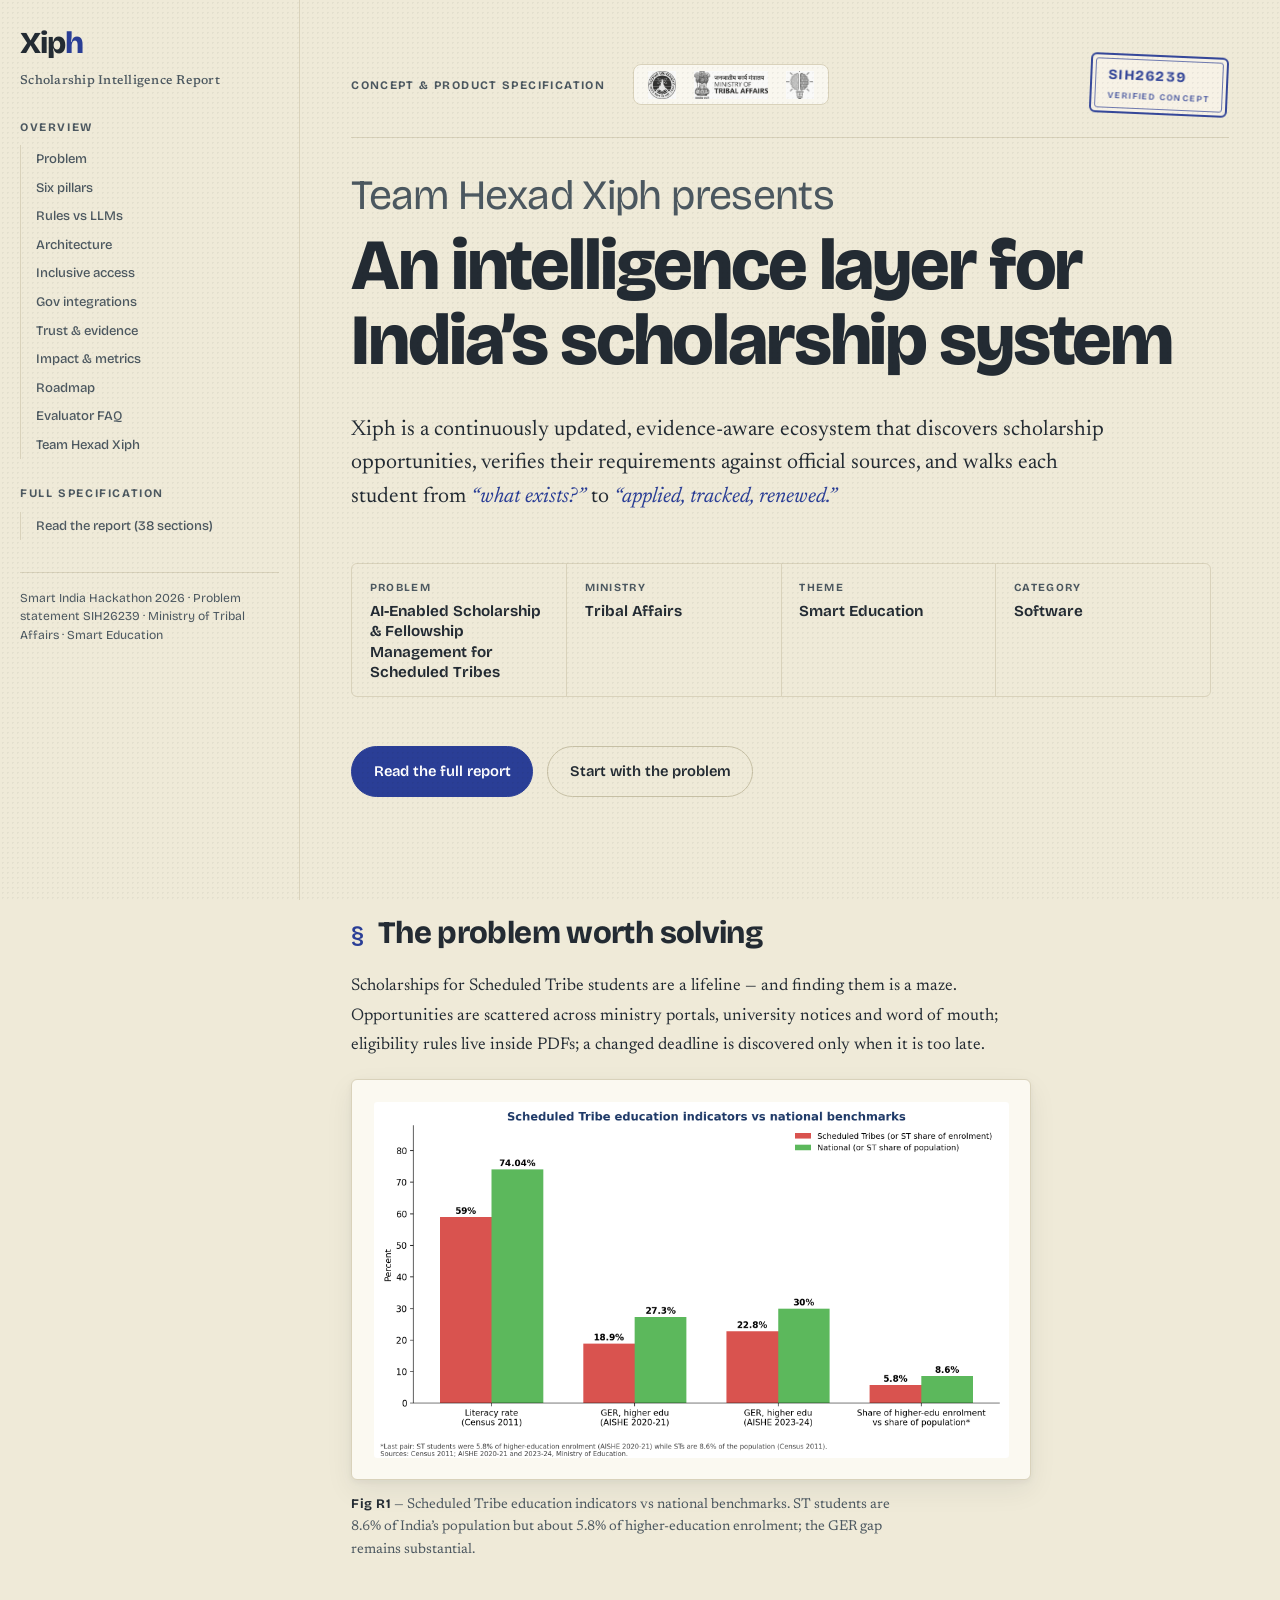
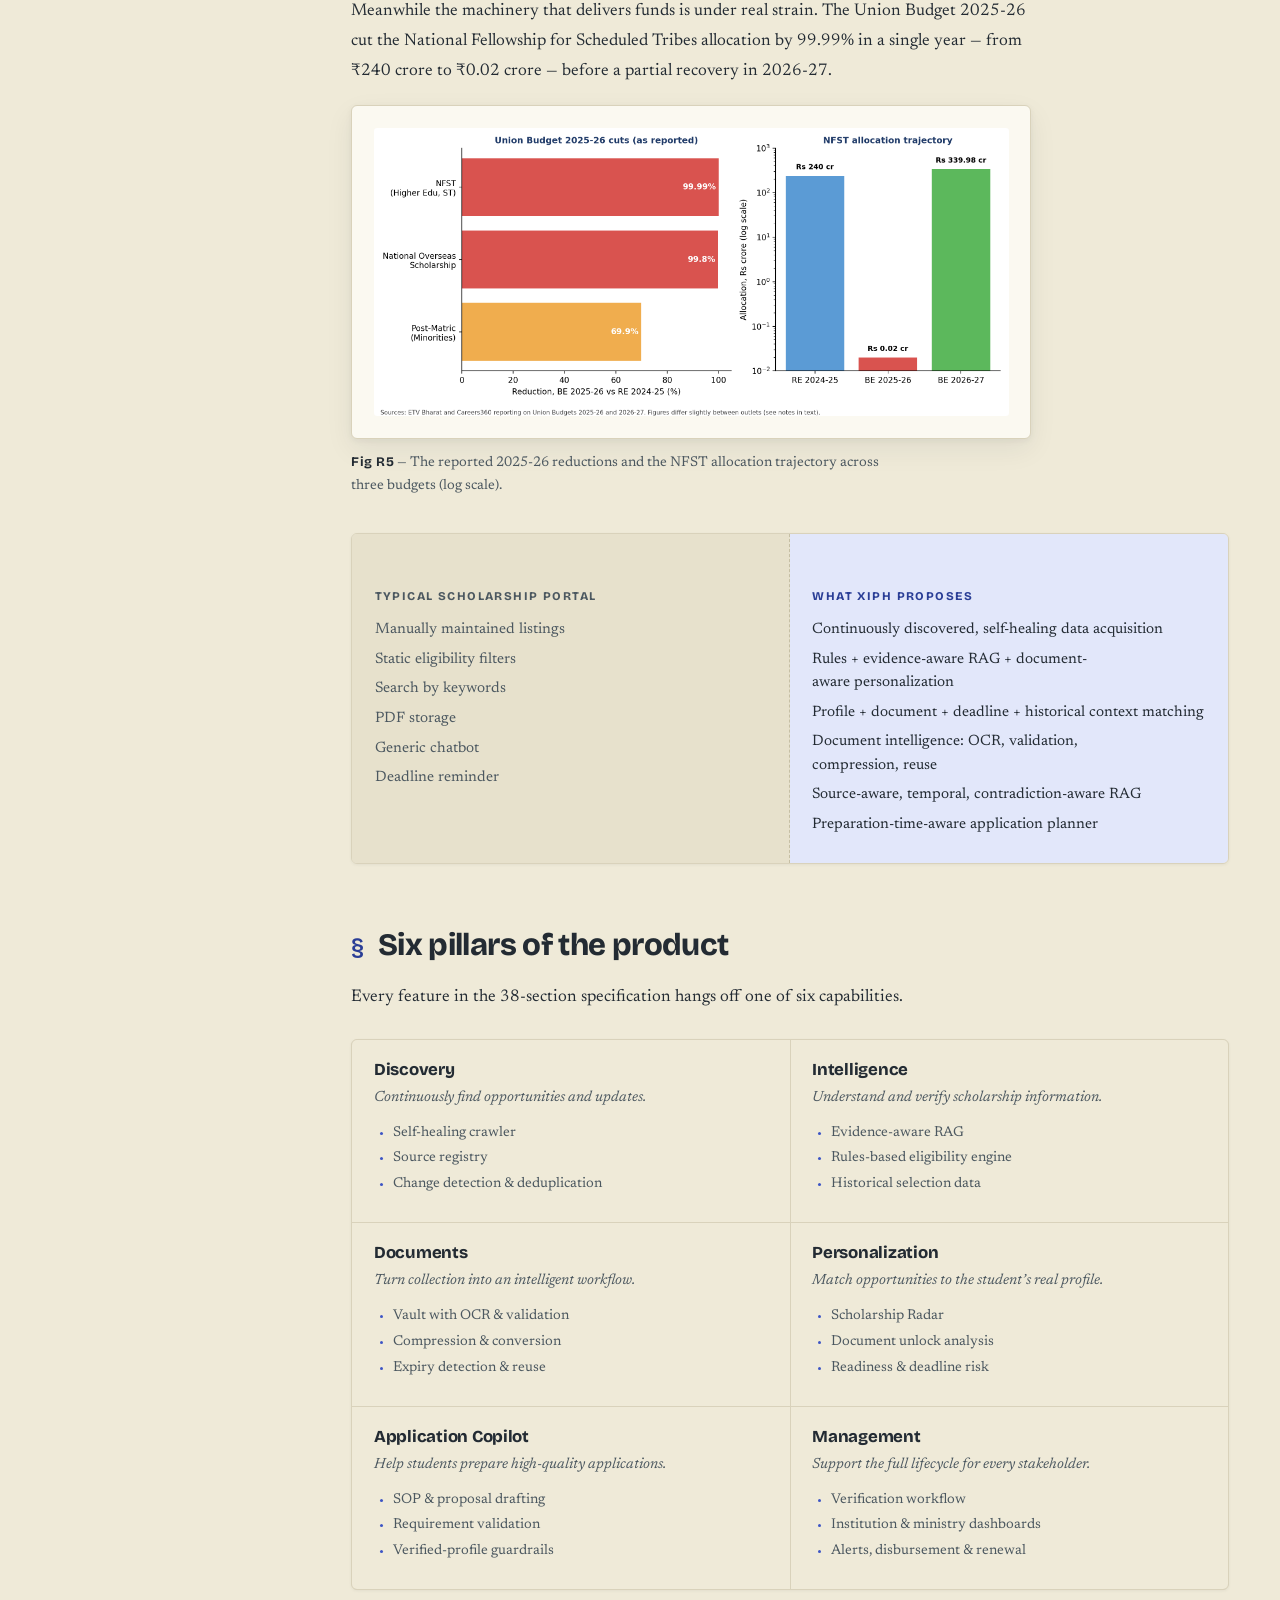
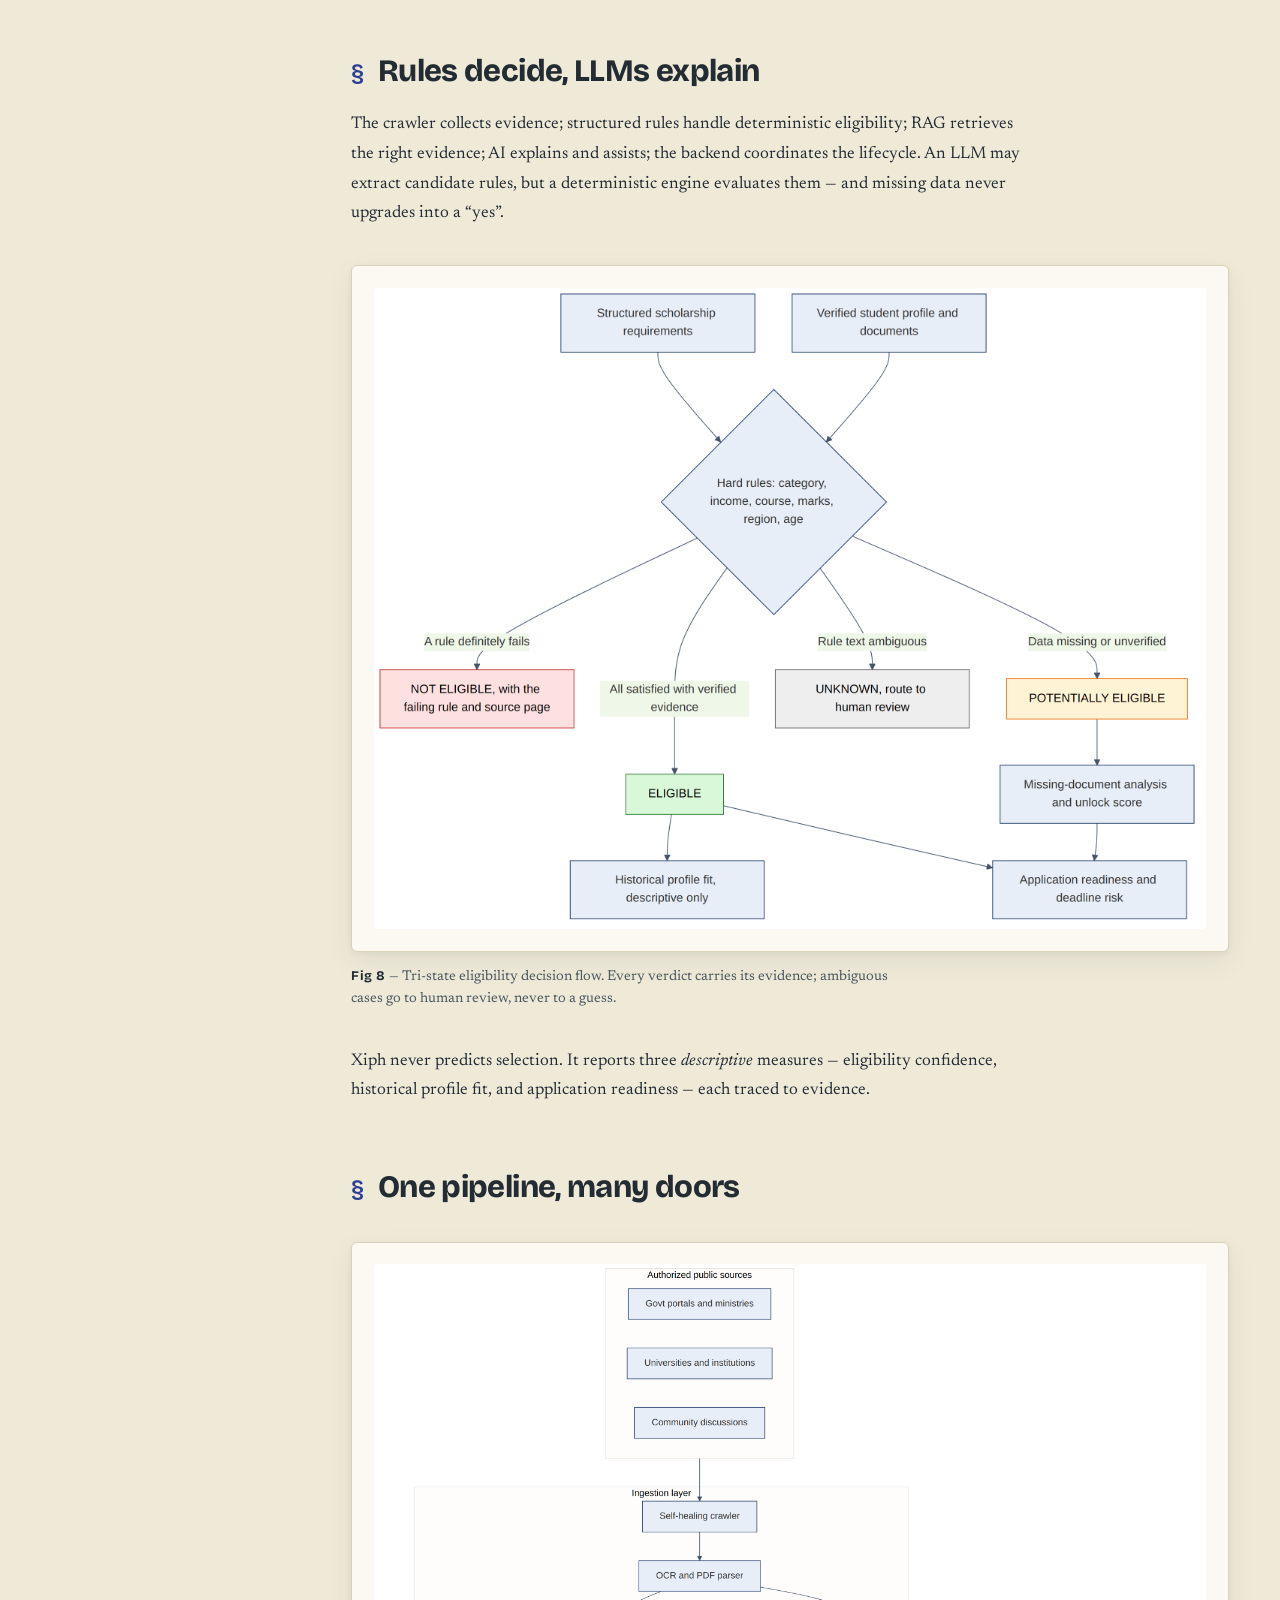
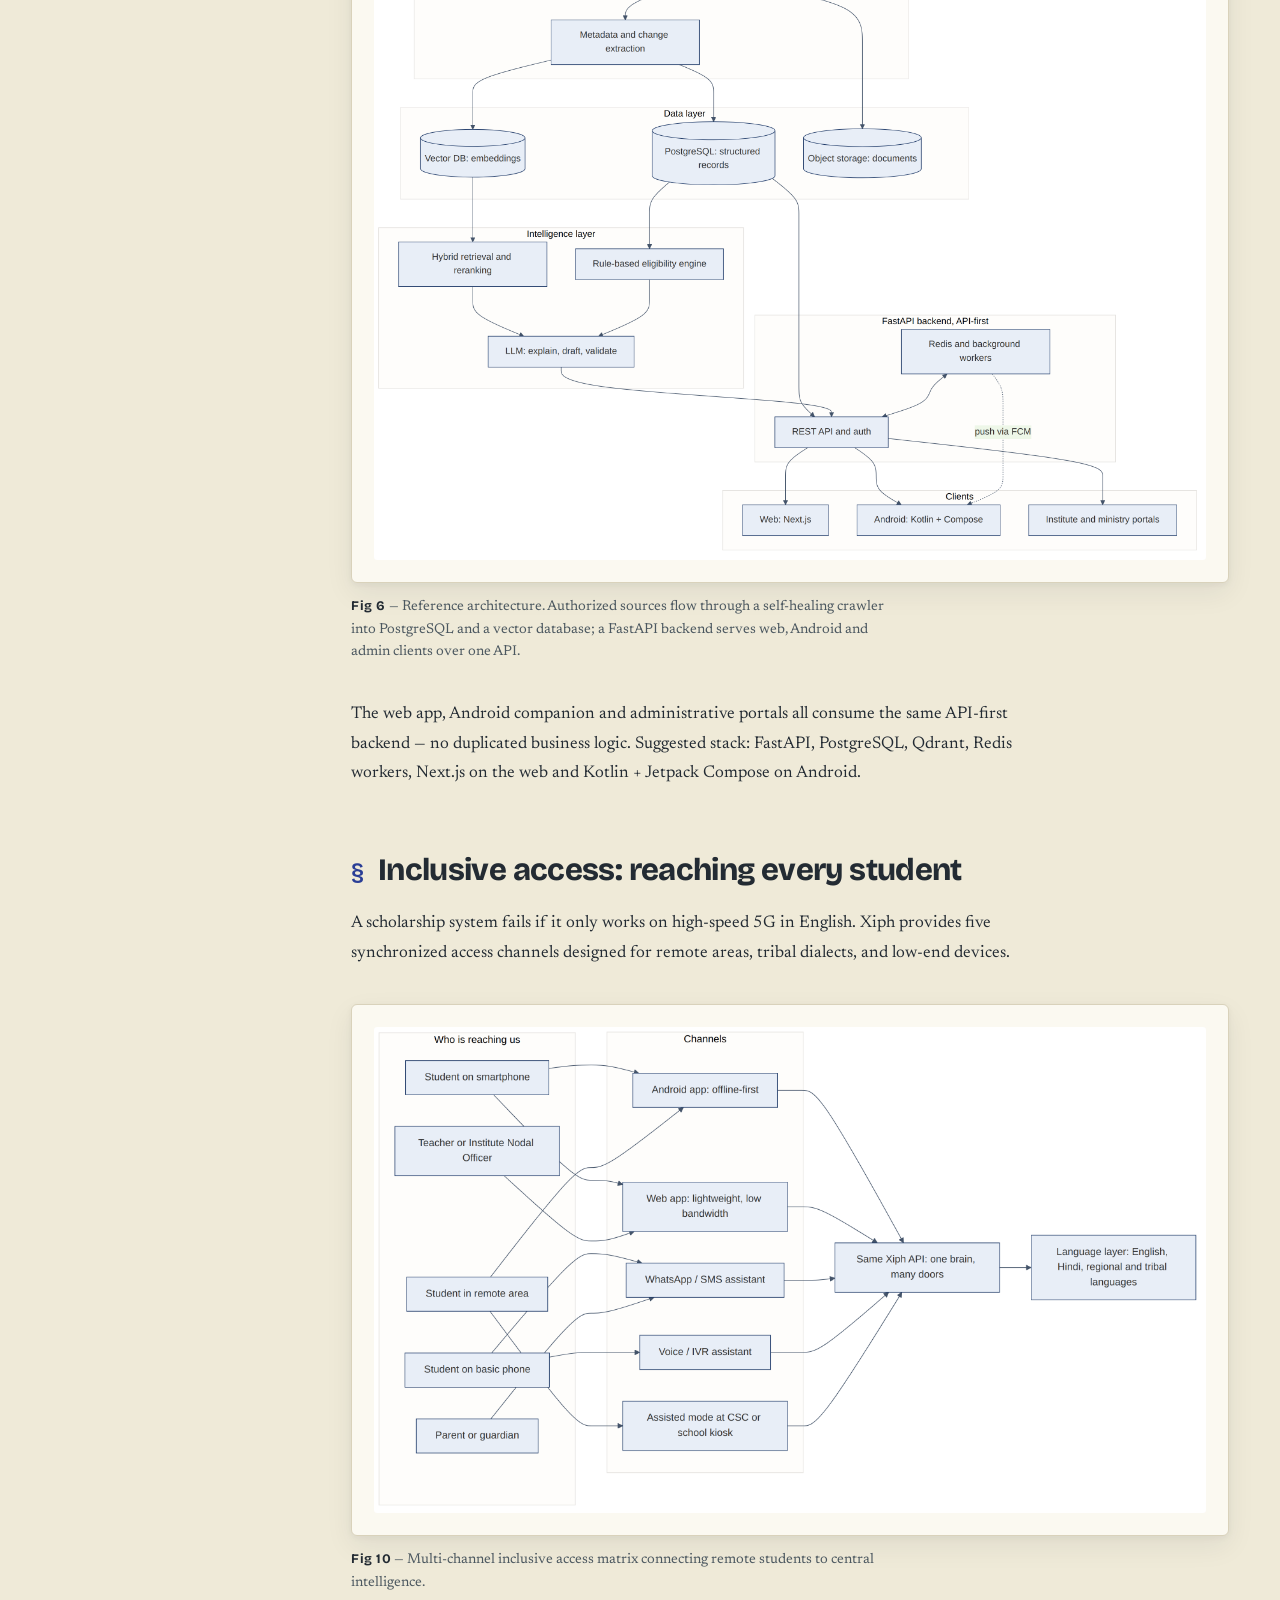
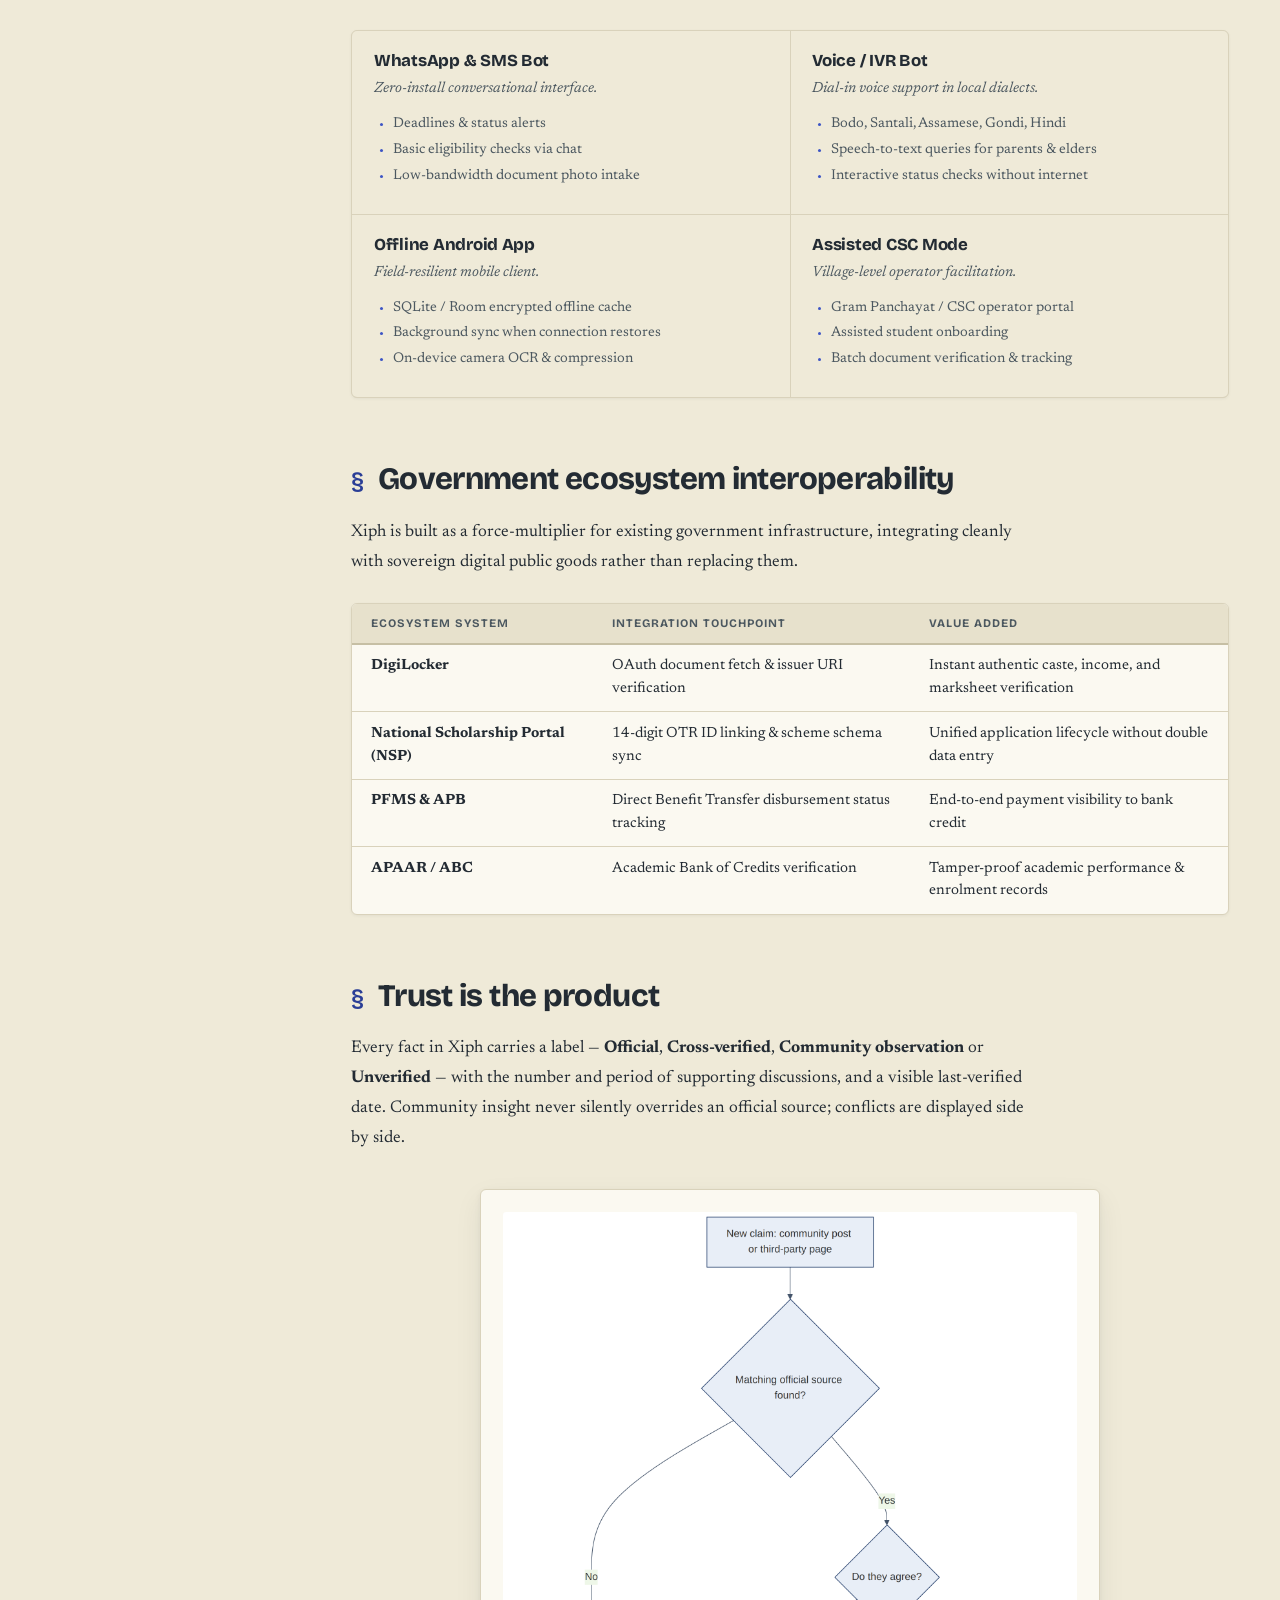
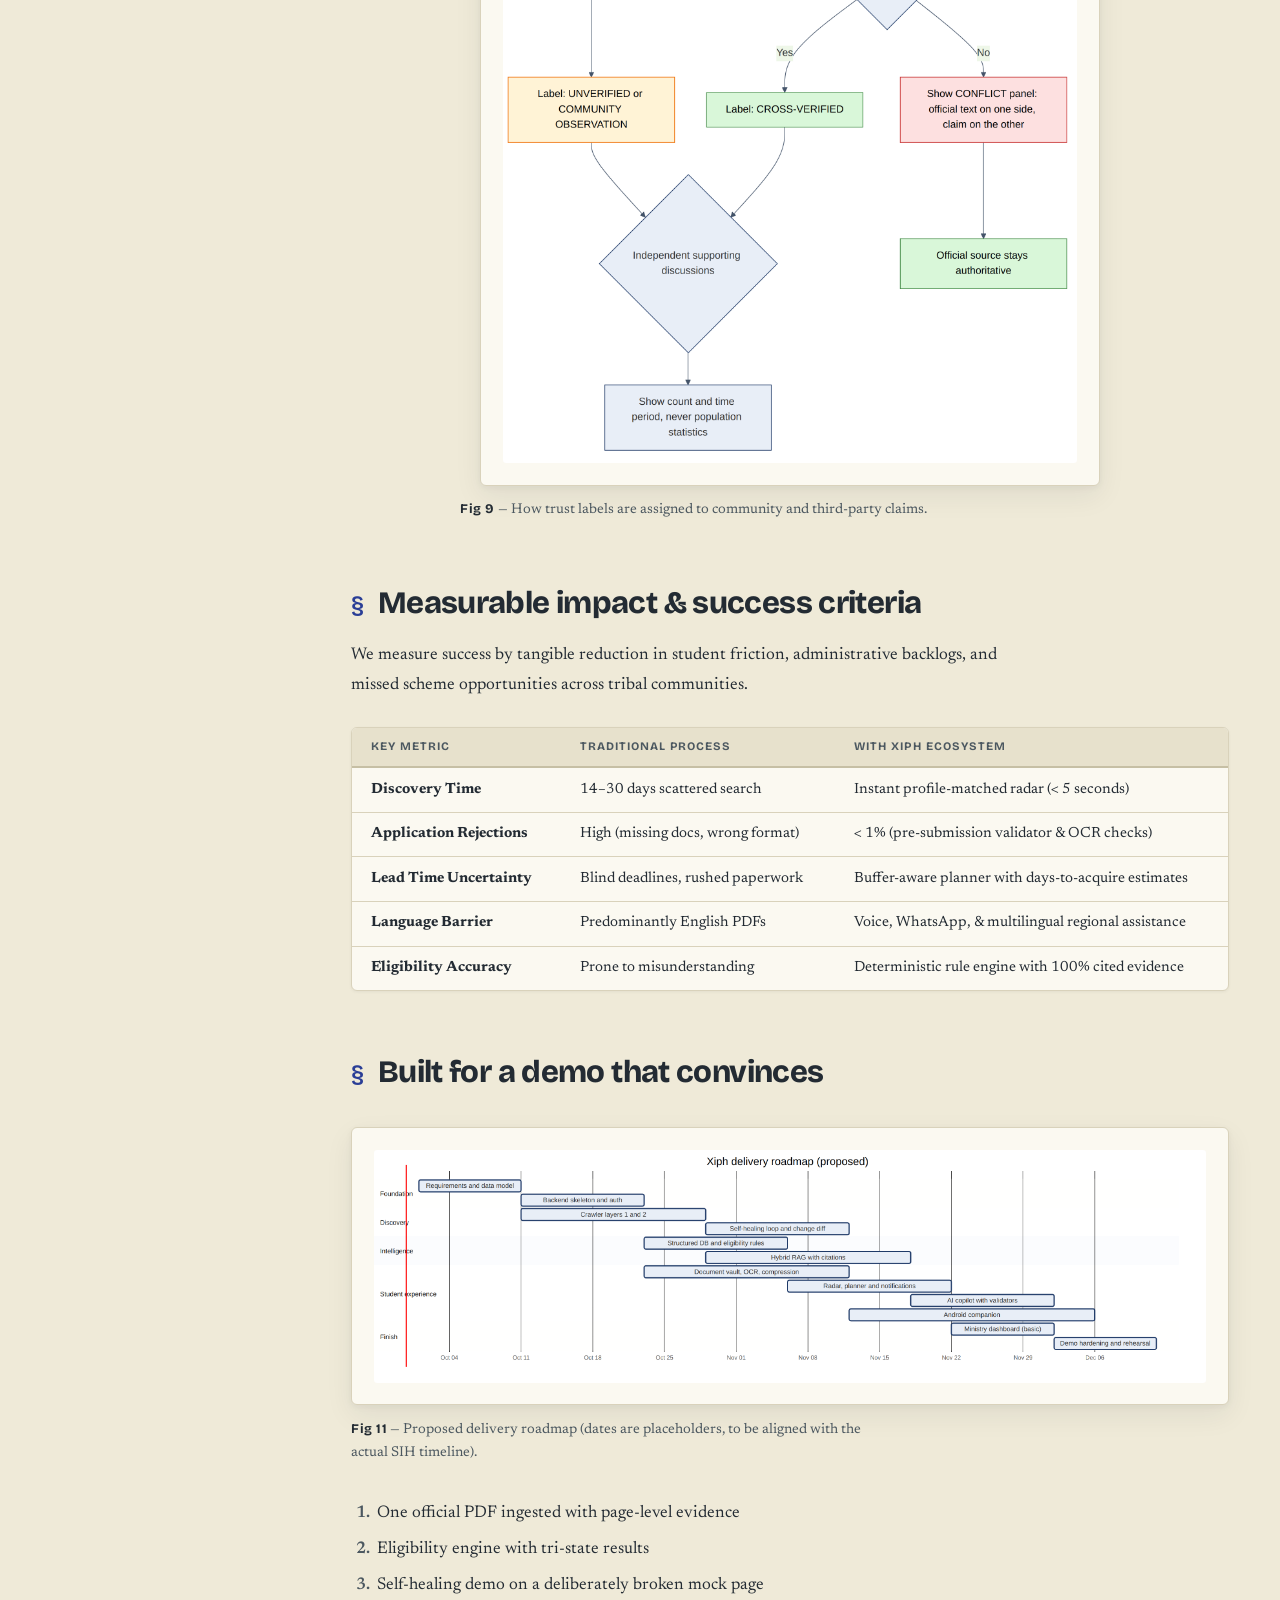
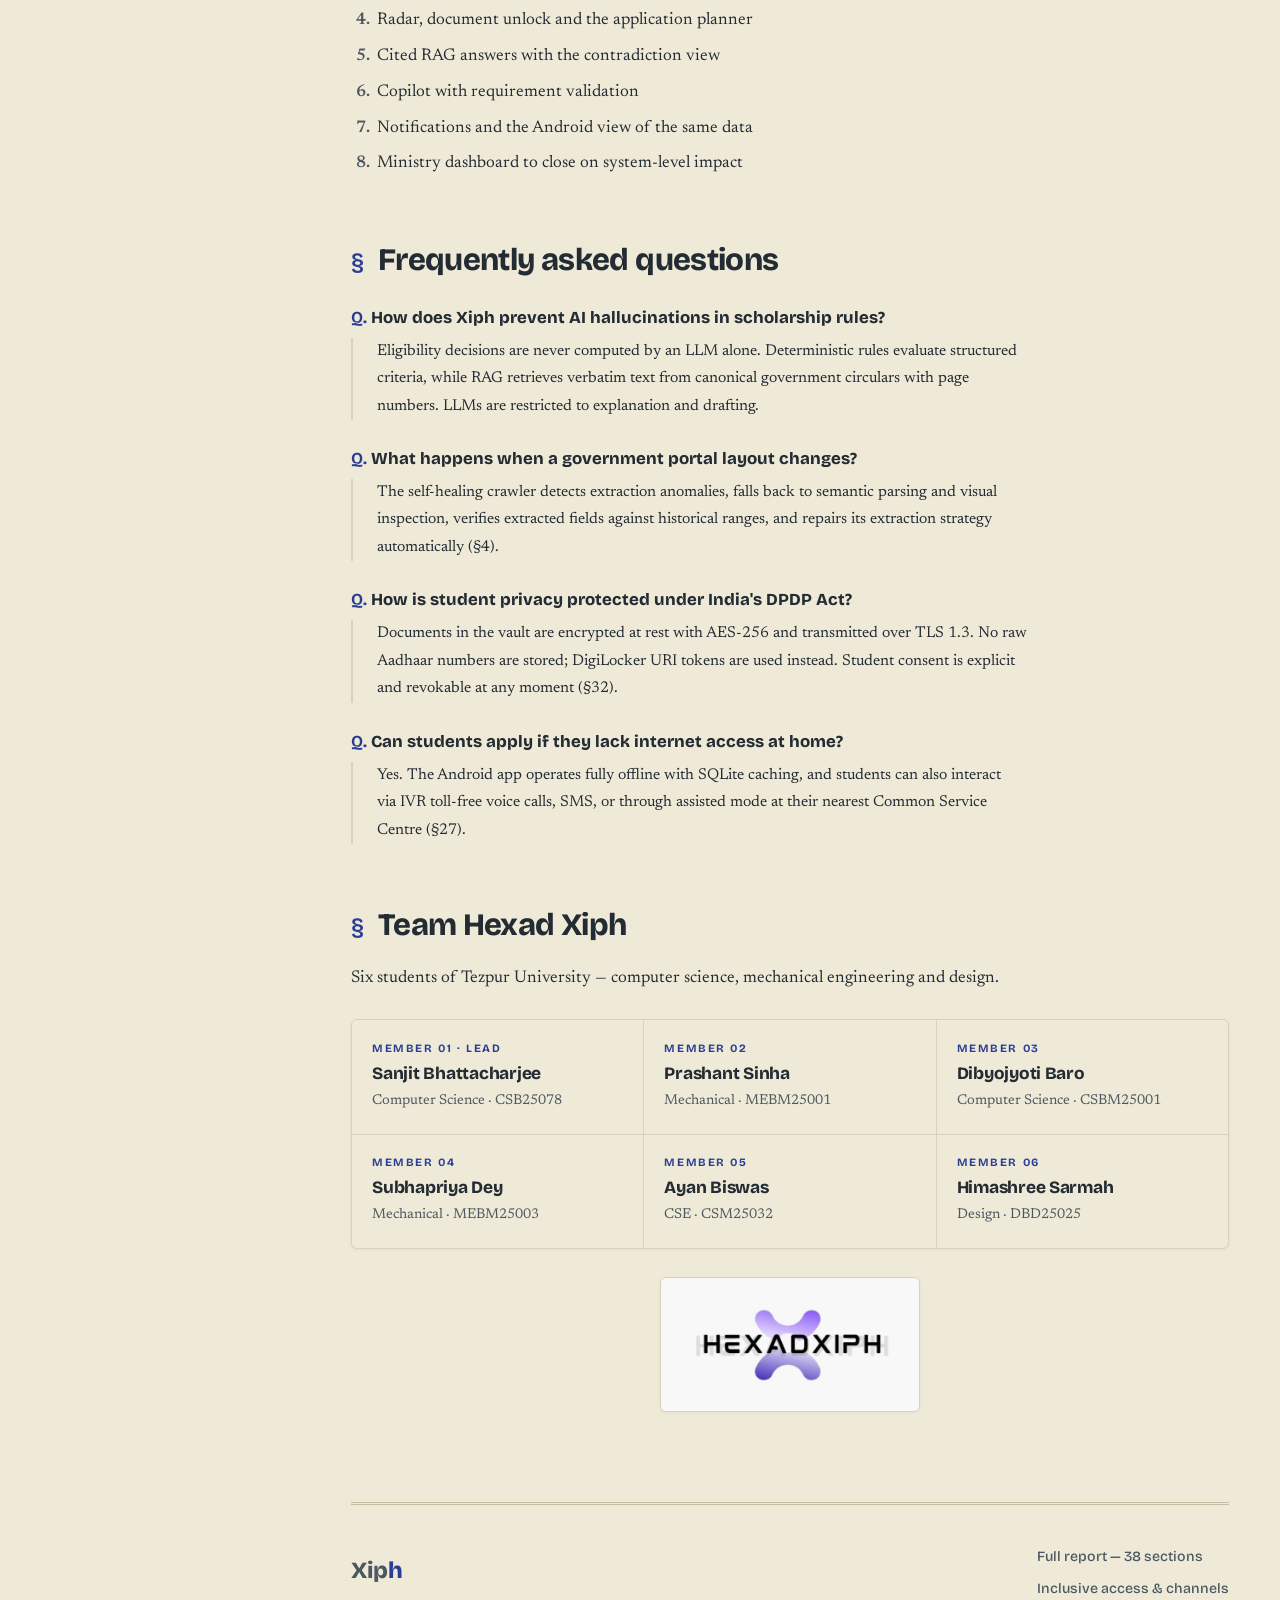
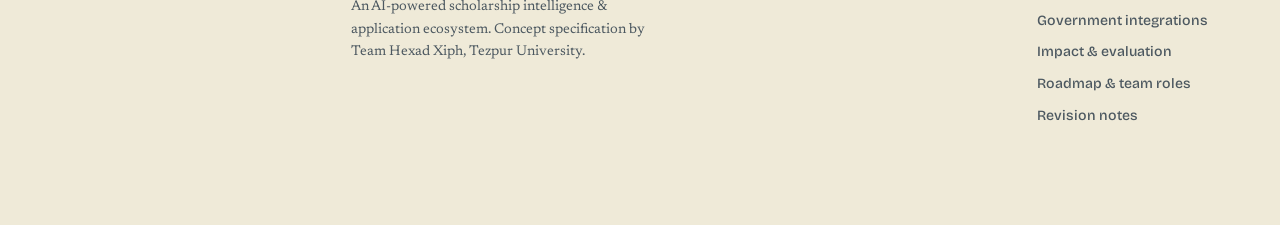
<file: site/index.html>
<!DOCTYPE html>
<html lang="en">
<head>
  <meta charset="utf-8">
  <meta name="viewport" content="width=device-width, initial-scale=1">
  <title>Xiph — AI-Powered Scholarship Intelligence &amp; Application Ecosystem</title>
  <meta name="description" content="Team Hexad Xiph’s concept specification for an AI-powered scholarship and fellowship management system for Scheduled Tribe students. Smart India Hackathon 2026, problem statement SIH26239.">
  <meta name="theme-color" content="#EFEAD8" media="(prefers-color-scheme: light)">
  <meta name="theme-color" content="#171C21" media="(prefers-color-scheme: dark)">
  <link rel="preconnect" href="https://fonts.googleapis.com">
  <link rel="preconnect" href="https://fonts.gstatic.com" crossorigin>
  <link rel="stylesheet" href="https://fonts.googleapis.com/css2?family=Bricolage+Grotesque:opsz,wght@12..96,300..800&family=Newsreader:ital,opsz,wght@0,6..72,400..700;1,6..72,400..600&display=swap">
  <link rel="stylesheet" href="style.css">
  <link rel="icon" href="data:image/svg+xml,%3Csvg xmlns='http://www.w3.org/2000/svg' viewBox='0 0 32 32'%3E%3Crect width='32' height='32' rx='6' fill='%23232B33'/%3E%3Ctext x='16' y='22' font-family='Arial Black' font-size='15' font-weight='900' fill='%23EFEAD8' text-anchor='middle'%3EX%3C/text%3E%3C/svg%3E">
</head>
<body>
  <div class="progress" aria-hidden="true"><span id="progress-bar"></span></div>
  <a class="skip" href="#main">Skip to content</a>

  <div class="layout">
    <header class="sidebar" id="sidebar">
      <a class="brand" href="index.html" aria-current="page" translate="no">
        <span class="wordmark">Xip<em>h</em></span>
        <span class="sub">Scholarship Intelligence Report</span>
      </a>
      <nav class="toc" aria-label="Site navigation">
        <p class="toc-h">Overview</p>
        <ol>
          <li><a href="#problem" data-spy>Problem</a></li>
          <li><a href="#pillars" data-spy>Six pillars</a></li>
          <li><a href="#difference" data-spy>Rules vs LLMs</a></li>
          <li><a href="#architecture" data-spy>Architecture</a></li>
          <li><a href="#channels" data-spy>Inclusive access</a></li>
          <li><a href="#integrations" data-spy>Gov integrations</a></li>
          <li><a href="#evidence" data-spy>Trust &amp; evidence</a></li>
          <li><a href="#impact" data-spy>Impact &amp; metrics</a></li>
          <li><a href="#roadmap" data-spy>Roadmap</a></li>
          <li><a href="#faq" data-spy>Evaluator FAQ</a></li>
          <li><a href="#team" data-spy>Team Hexad Xiph</a></li>
        </ol>
        <p class="toc-h">Full specification</p>
        <ol>
          <li><a href="report.html">Read the report (38 sections)</a></li>
        </ol>
      </nav>
      <p class="sidebar-foot">Smart India Hackathon 2026 · Problem statement SIH26239 · Ministry of Tribal Affairs · Smart Education</p>
    </header>

    <main id="main" class="content">
      <!-- ==================== HERO ==================== -->
      <section class="hero" aria-label="Introduction">
        <div class="hero-topbar">
          <div class="hero-topbar-left">
            <p class="caption">Concept &amp; product specification</p>
            <div class="hero-logos">
              <img src="assets/logos/tezpur_university.jpg" alt="Tezpur University" width="187" height="187">
              <img src="assets/logos/ministry_of_tribal_affairs.png" alt="Ministry of Tribal Affairs" width="727" height="275">
              <img src="assets/logos/sih.png" alt="Smart India Hackathon" width="240" height="240">
            </div>
          </div>
          <span class="stamp stamp--hero" aria-hidden="true">SIH26239<small>Verified concept</small></span>
        </div>
        <h1>
          <span class="thin">Team Hexad Xiph presents</span>
          An intelligence layer for India’s scholarship system
        </h1>
        <p class="lede">Xiph is a continuously updated, evidence-aware ecosystem that discovers scholarship opportunities, verifies their requirements against official sources, and walks each student from <em>“what exists?”</em> to <em>“applied, tracked, renewed.”</em></p>

        <dl class="hero-meta">
          <div><dt>Problem</dt><dd>AI-Enabled Scholarship &amp; Fellowship Management for Scheduled Tribes</dd></div>
          <div><dt>Ministry</dt><dd>Tribal Affairs</dd></div>
          <div><dt>Theme</dt><dd>Smart Education</dd></div>
          <div><dt>Category</dt><dd>Software</dd></div>
        </dl>

        <div class="hero-actions">
          <a class="btn" href="report.html">Read the full report</a>
          <a class="btn btn--ghost" href="#problem">Start with the problem</a>
        </div>
      </section>

      <!-- ==================== PROBLEM ==================== -->
      <section id="problem" class="sec reveal">
        <h2><span class="no">§</span>The problem worth solving</h2>
        <div class="prose">
          <p>Scholarships for Scheduled Tribe students are a lifeline — and finding them is a maze. Opportunities are scattered across ministry portals, university notices and word of mouth; eligibility rules live inside PDFs; a changed deadline is discovered only when it is too late.</p>
          <figure>
            <div class="plate"><img src="assets/img/figR1_st_education_comparison.png" alt="Bar chart comparing Scheduled Tribe education indicators against national benchmarks" width="2000" height="1120" loading="lazy"></div>
            <figcaption><b>Fig R1</b> — Scheduled Tribe education indicators vs national benchmarks. ST students are 8.6% of India’s population but about 5.8% of higher-education enrolment; the GER gap remains substantial.</figcaption>
          </figure>
          <p>Meanwhile the machinery that delivers funds is under real strain. The Union Budget 2025-26 cut the National Fellowship for Scheduled Tribes allocation by 99.99% in a single year — from ₹240&nbsp;crore to ₹0.02&nbsp;crore — before a partial recovery in 2026-27.</p>
          <figure>
            <div class="plate"><img src="assets/img/figR5_budget_cuts_and_recovery.png" alt="Charts showing reported 2025-26 budget reductions and the NFST allocation trajectory across three budgets" width="2200" height="1000" loading="lazy"></div>
            <figcaption><b>Fig R5</b> — The reported 2025-26 reductions and the NFST allocation trajectory across three budgets (log scale).</figcaption>
          </figure>
        </div>

        <div class="vs" aria-label="Typical portal versus proposed system">
          <div class="them">
            <h3>Typical scholarship portal</h3>
            <p>Manually maintained listings</p>
            <p>Static eligibility filters</p>
            <p>Search by keywords</p>
            <p>PDF storage</p>
            <p>Generic chatbot</p>
            <p>Deadline reminder</p>
          </div>
          <div class="us">
            <h3>What Xiph proposes</h3>
            <p>Continuously discovered, self-healing data acquisition</p>
            <p>Rules + evidence-aware RAG + document-aware personalization</p>
            <p>Profile + document + deadline + historical context matching</p>
            <p>Document intelligence: OCR, validation, compression, reuse</p>
            <p>Source-aware, temporal, contradiction-aware RAG</p>
            <p>Preparation-time-aware application planner</p>
          </div>
        </div>
      </section>

      <!-- ==================== PILLARS ==================== -->
      <section id="pillars" class="sec reveal">
        <h2><span class="no">§</span>Six pillars of the product</h2>
        <div class="prose"><p>Every feature in the 38-section specification hangs off one of six capabilities.</p></div>
        <div class="pillars">
          <div class="pillar"><h3>Discovery</h3><p class="purpose">Continuously find opportunities and updates.</p><ul><li>Self-healing crawler</li><li>Source registry</li><li>Change detection &amp; deduplication</li></ul></div>
          <div class="pillar"><h3>Intelligence</h3><p class="purpose">Understand and verify scholarship information.</p><ul><li>Evidence-aware RAG</li><li>Rules-based eligibility engine</li><li>Historical selection data</li></ul></div>
          <div class="pillar"><h3>Documents</h3><p class="purpose">Turn collection into an intelligent workflow.</p><ul><li>Vault with OCR &amp; validation</li><li>Compression &amp; conversion</li><li>Expiry detection &amp; reuse</li></ul></div>
          <div class="pillar"><h3>Personalization</h3><p class="purpose">Match opportunities to the student’s real profile.</p><ul><li>Scholarship Radar</li><li>Document unlock analysis</li><li>Readiness &amp; deadline risk</li></ul></div>
          <div class="pillar"><h3>Application Copilot</h3><p class="purpose">Help students prepare high-quality applications.</p><ul><li>SOP &amp; proposal drafting</li><li>Requirement validation</li><li>Verified-profile guardrails</li></ul></div>
          <div class="pillar"><h3>Management</h3><p class="purpose">Support the full lifecycle for every stakeholder.</p><ul><li>Verification workflow</li><li>Institution &amp; ministry dashboards</li><li>Alerts, disbursement &amp; renewal</li></ul></div>
        </div>
      </section>

      <!-- ==================== DIFFERENCE ==================== -->
      <section id="difference" class="sec reveal">
        <h2><span class="no">§</span>Rules decide, LLMs explain</h2>
        <div class="prose">
          <p>The crawler collects evidence; structured rules handle deterministic eligibility; RAG retrieves the right evidence; AI explains and assists; the backend coordinates the lifecycle. An LLM may extract candidate rules, but a deterministic engine evaluates them — and missing data never upgrades into a “yes”.</p>
        </div>
        <figure>
          <div class="plate"><img src="assets/img/fig08_eligibility.png" alt="Flowchart of the tri-state eligibility decision: eligible, not eligible, potentially eligible, or unknown" width="2216" height="1708" loading="lazy"></div>
          <figcaption><b>Fig 8</b> — Tri-state eligibility decision flow. Every verdict carries its evidence; ambiguous cases go to human review, never to a guess.</figcaption>
        </figure>
        <div class="prose">
          <p>Xiph never predicts selection. It reports three <em>descriptive</em> measures — eligibility confidence, historical profile fit, and application readiness — each traced to evidence.</p>
        </div>
      </section>

      <!-- ==================== ARCHITECTURE ==================== -->
      <section id="architecture" class="sec reveal">
        <h2><span class="no">§</span>One pipeline, many doors</h2>
        <figure>
          <div class="plate"><img src="assets/img/fig06_architecture.png" alt="Reference architecture diagram from public sources through ingestion, data, intelligence and API layers to web, Android and admin clients" width="2768" height="2978" loading="lazy"></div>
          <figcaption><b>Fig 6</b> — Reference architecture. Authorized sources flow through a self-healing crawler into PostgreSQL and a vector database; a FastAPI backend serves web, Android and admin clients over one API.</figcaption>
        </figure>
        <div class="prose">
          <p>The web app, Android companion and administrative portals all consume the same API-first backend — no duplicated business logic. Suggested stack: FastAPI, PostgreSQL, Qdrant, Redis workers, Next.js on the web and Kotlin + Jetpack Compose on Android.</p>
        </div>
      </section>

      <!-- ==================== CHANNELS ==================== -->
      <section id="channels" class="sec reveal">
        <h2><span class="no">§</span>Inclusive access: reaching every student</h2>
        <div class="prose">
          <p>A scholarship system fails if it only works on high-speed 5G in English. Xiph provides five synchronized access channels designed for remote areas, tribal dialects, and low-end devices.</p>
        </div>
        <figure>
          <div class="plate"><img src="assets/img/fig10_access_channels.png" alt="Diagram showing the five access channels: Android companion, web app, WhatsApp chatbot, voice IVR, and CSC assisted mode" width="2612" height="1526" loading="lazy"></div>
          <figcaption><b>Fig 10</b> — Multi-channel inclusive access matrix connecting remote students to central intelligence.</figcaption>
        </figure>
        <div class="pillars">
          <div class="pillar">
            <h3>WhatsApp &amp; SMS Bot</h3>
            <p class="purpose">Zero-install conversational interface.</p>
            <ul>
              <li>Deadlines &amp; status alerts</li>
              <li>Basic eligibility checks via chat</li>
              <li>Low-bandwidth document photo intake</li>
            </ul>
          </div>
          <div class="pillar">
            <h3>Voice / IVR Bot</h3>
            <p class="purpose">Dial-in voice support in local dialects.</p>
            <ul>
              <li>Bodo, Santali, Assamese, Gondi, Hindi</li>
              <li>Speech-to-text queries for parents &amp; elders</li>
              <li>Interactive status checks without internet</li>
            </ul>
          </div>
          <div class="pillar">
            <h3>Offline Android App</h3>
            <p class="purpose">Field-resilient mobile client.</p>
            <ul>
              <li>SQLite / Room encrypted offline cache</li>
              <li>Background sync when connection restores</li>
              <li>On-device camera OCR &amp; compression</li>
            </ul>
          </div>
          <div class="pillar">
            <h3>Assisted CSC Mode</h3>
            <p class="purpose">Village-level operator facilitation.</p>
            <ul>
              <li>Gram Panchayat / CSC operator portal</li>
              <li>Assisted student onboarding</li>
              <li>Batch document verification &amp; tracking</li>
            </ul>
          </div>
        </div>
      </section>

      <!-- ==================== INTEGRATIONS ==================== -->
      <section id="integrations" class="sec reveal">
        <h2><span class="no">§</span>Government ecosystem interoperability</h2>
        <div class="prose">
          <p>Xiph is built as a force-multiplier for existing government infrastructure, integrating cleanly with sovereign digital public goods rather than replacing them.</p>
        </div>
        <div class="table-wrap"><table>
          <thead><tr><th scope="col">Ecosystem System</th><th scope="col">Integration Touchpoint</th><th scope="col">Value Added</th></tr></thead>
          <tbody>
            <tr><td><strong>DigiLocker</strong></td><td>OAuth document fetch &amp; issuer URI verification</td><td>Instant authentic caste, income, and marksheet verification</td></tr>
            <tr><td><strong>National Scholarship Portal (NSP)</strong></td><td>14-digit OTR ID linking &amp; scheme schema sync</td><td>Unified application lifecycle without double data entry</td></tr>
            <tr><td><strong>PFMS &amp; APB</strong></td><td>Direct Benefit Transfer disbursement status tracking</td><td>End-to-end payment visibility to bank credit</td></tr>
            <tr><td><strong>APAAR / ABC</strong></td><td>Academic Bank of Credits verification</td><td>Tamper-proof academic performance &amp; enrolment records</td></tr>
          </tbody>
        </table></div>
      </section>

      <!-- ==================== EVIDENCE ==================== -->
      <section id="evidence" class="sec reveal">
        <h2><span class="no">§</span>Trust is the product</h2>
        <div class="prose">
          <p>Every fact in Xiph carries a label — <strong>Official</strong>, <strong>Cross-verified</strong>, <strong>Community observation</strong> or <strong>Unverified</strong> — with the number and period of supporting discussions, and a visible last-verified date. Community insight never silently overrides an official source; conflicts are displayed side by side.</p>
        </div>
        <figure>
          <div class="plate plate--medium"><img src="assets/img/fig09_trust_labels.png" alt="Decision flow showing how trust labels are assigned to community and third-party claims" width="1778" height="2632" loading="lazy"></div>
          <figcaption><b>Fig 9</b> — How trust labels are assigned to community and third-party claims.</figcaption>
        </figure>
      </section>

      <!-- ==================== IMPACT ==================== -->
      <section id="impact" class="sec reveal">
        <h2><span class="no">§</span>Measurable impact &amp; success criteria</h2>
        <div class="prose">
          <p>We measure success by tangible reduction in student friction, administrative backlogs, and missed scheme opportunities across tribal communities.</p>
        </div>
        <div class="table-wrap"><table>
          <thead><tr><th scope="col">Key Metric</th><th scope="col">Traditional Process</th><th scope="col">With Xiph Ecosystem</th></tr></thead>
          <tbody>
            <tr><td><strong>Discovery Time</strong></td><td>14–30 days scattered search</td><td>Instant profile-matched radar (< 5 seconds)</td></tr>
            <tr><td><strong>Application Rejections</strong></td><td>High (missing docs, wrong format)</td><td>< 1% (pre-submission validator &amp; OCR checks)</td></tr>
            <tr><td><strong>Lead Time Uncertainty</strong></td><td>Blind deadlines, rushed paperwork</td><td>Buffer-aware planner with days-to-acquire estimates</td></tr>
            <tr><td><strong>Language Barrier</strong></td><td>Predominantly English PDFs</td><td>Voice, WhatsApp, &amp; multilingual regional assistance</td></tr>
            <tr><td><strong>Eligibility Accuracy</strong></td><td>Prone to misunderstanding</td><td>Deterministic rule engine with 100% cited evidence</td></tr>
          </tbody>
        </table></div>
      </section>

      <!-- ==================== ROADMAP ==================== -->
      <section id="roadmap" class="sec reveal">
        <h2><span class="no">§</span>Built for a demo that convinces</h2>
        <figure>
          <div class="plate"><img src="assets/img/fig11_roadmap.png" alt="Gantt-style delivery roadmap chart" width="2768" height="776" loading="lazy"></div>
          <figcaption><b>Fig 11</b> — Proposed delivery roadmap (dates are placeholders, to be aligned with the actual SIH timeline).</figcaption>
        </figure>
        <div class="prose">
          <ol class="plain">
            <li>One official PDF ingested with page-level evidence</li>
            <li>Eligibility engine with tri-state results</li>
            <li>Self-healing demo on a deliberately broken mock page</li>
            <li>Radar, document unlock and the application planner</li>
            <li>Cited RAG answers with the contradiction view</li>
            <li>Copilot with requirement validation</li>
            <li>Notifications and the Android view of the same data</li>
            <li>Ministry dashboard to close on system-level impact</li>
          </ol>
        </div>
      </section>

      <!-- ==================== FAQ ==================== -->
      <section id="faq" class="sec reveal">
        <h2><span class="no">§</span>Frequently asked questions</h2>
        <div class="prose">
          <dl class="faq">
            <dt>How does Xiph prevent AI hallucinations in scholarship rules?</dt>
            <dd><p>Eligibility decisions are never computed by an LLM alone. Deterministic rules evaluate structured criteria, while RAG retrieves verbatim text from canonical government circulars with page numbers. LLMs are restricted to explanation and drafting.</p></dd>
            <dt>What happens when a government portal layout changes?</dt>
            <dd><p>The self-healing crawler detects extraction anomalies, falls back to semantic parsing and visual inspection, verifies extracted fields against historical ranges, and repairs its extraction strategy automatically (§4).</p></dd>
            <dt>How is student privacy protected under India's DPDP Act?</dt>
            <dd><p>Documents in the vault are encrypted at rest with AES-256 and transmitted over TLS 1.3. No raw Aadhaar numbers are stored; DigiLocker URI tokens are used instead. Student consent is explicit and revokable at any moment (§32).</p></dd>
            <dt>Can students apply if they lack internet access at home?</dt>
            <dd><p>Yes. The Android app operates fully offline with SQLite caching, and students can also interact via IVR toll-free voice calls, SMS, or through assisted mode at their nearest Common Service Centre (§27).</p></dd>
          </dl>
        </div>
      </section>

      <!-- ==================== TEAM ==================== -->
      <section id="team" class="sec reveal">
        <h2><span class="no">§</span>Team Hexad Xiph</h2>
        <div class="prose"><p>Six students of Tezpur University — computer science, mechanical engineering and design.</p></div>
        <div class="team-grid">
          <div class="member"><span class="role-no">Member 01 · Lead</span><h3>Sanjit Bhattacharjee</h3><p>Computer Science · CSB25078</p></div>
          <div class="member"><span class="role-no">Member 02</span><h3>Prashant Sinha</h3><p>Mechanical · MEBM25001</p></div>
          <div class="member"><span class="role-no">Member 03</span><h3>Dibyojyoti Baro</h3><p>Computer Science · CSBM25001</p></div>
          <div class="member"><span class="role-no">Member 04</span><h3>Subhapriya Dey</h3><p>Mechanical · MEBM25003</p></div>
          <div class="member"><span class="role-no">Member 05</span><h3>Ayan Biswas</h3><p>CSE · CSM25032</p></div>
          <div class="member"><span class="role-no">Member 06</span><h3>Himashree Sarmah</h3><p>Design · DBD25025</p></div>
        </div>
        <div class="team-logo-wrap">
          <img src="assets/logos/hexad_xiph.jpg" alt="Hexad Xiph team logo" width="605" height="312" loading="lazy">
        </div>
      </section>

      <footer class="footer">
        <div>
          <p class="foot-brand" translate="no">Xip<em>h</em></p>
          <p>An AI-powered scholarship intelligence &amp; application ecosystem. Concept specification by Team Hexad Xiph, Tezpur University.</p>
        </div>
        <nav aria-label="Footer">
          <a href="report.html">Full report — 38 sections</a>
          <a href="report.html#s27">Inclusive access &amp; channels</a>
          <a href="report.html#s28">Government integrations</a>
          <a href="report.html#s34">Impact &amp; evaluation</a>
          <a href="report.html#s35">Roadmap &amp; team roles</a>
          <a href="report.html#appendix-c">Revision notes</a>
        </nav>
      </footer>
    </main>
  </div>

  <button class="menu-btn" id="menu-btn" aria-expanded="false" aria-controls="sidebar" hidden>
    <svg viewBox="0 0 24 24" fill="none" stroke="currentColor" stroke-width="2" aria-hidden="true"><path d="M4 7h16M4 12h16M4 17h16"/></svg>
    Contents
  </button>
  <button class="backdrop" id="backdrop" tabindex="-1" aria-hidden="true"></button>

  <script src="app.js"></script>
</body>
</html>
</file>
<file: site/style.css>
/* ============================================================
   XIPH — Scholarship Intelligence Report
   Design language: "official paper, digitized"
   Bone paper · blue-black ink · ballpoint violet · office stamps
   Type: Bricolage Grotesque (display) · Newsreader (body)
   ============================================================ */

:root {
  color-scheme: light;

  /* paper tokens */
  --paper: #EFEAD8;
  --paper-2: #F7F3E7;
  --paper-3: #E7E1CC;
  --ink: #232B33;
  --ink-2: #4C5860;
  --rule: #D9D2BB;
  --rule-2: #C6BFA4;
  --plate-bg: #FBF9F1;

  /* ink & stamp accents */
  --ball: #3D55C5;
  --ball-deep: #2A3E96;
  --ball-tint: #E2E7FA;
  --verm: #B23A1A;
  --verm-tint: #F7E3DB;
  --moss: #3F674C;
  --moss-tint: #E2ECDE;
  --amber: #8A6116;
  --amber-tint: #F4E8CE;

  --shadow-sm: 0 1px 3px rgba(35, 43, 51, 0.06);
  --shadow: 0 2px 6px rgba(35, 43, 51, 0.05), 0 10px 28px rgba(35, 43, 51, 0.07);

  --font-display: "Bricolage Grotesque", -apple-system, BlinkMacSystemFont, "Segoe UI", Roboto, sans-serif;
  --font-body: "Newsreader", Georgia, "Times New Roman", serif;
  --font-mono: ui-monospace, "SFMono-Regular", "Cascadia Mono", Consolas, Menlo, monospace;

  --measure: 68ch;
  --sidebar-w: 300px;
  --content-px: clamp(1.25rem, 4vw, 4.5rem);
  --ease: cubic-bezier(0.22, 1, 0.36, 1);
}

@media (prefers-color-scheme: dark) {
  :root {
    color-scheme: dark;
    --paper: #171C21;
    --paper-2: #1E242B;
    --paper-3: #252C34;
    --ink: #E8E5D8;
    --ink-2: #A7AFB7;
    --rule: #2F3840;
    --rule-2: #3D4750;
    --plate-bg: #1B2127;
    --ball: #97A8F6;
    --ball-deep: #BAC5FF;
    --ball-tint: #232B45;
    --verm: #F08466;
    --verm-tint: #3B271F;
    --moss: #8FC5A1;
    --moss-tint: #1E3127;
    --amber: #E3BB6B;
    --amber-tint: #362C1A;
    --shadow-sm: 0 1px 3px rgba(0, 0, 0, 0.3);
    --shadow: 0 2px 6px rgba(0, 0, 0, 0.3), 0 12px 32px rgba(0, 0, 0, 0.4);
  }
}

/* ---------- Reset & Base ---------- */

*,
*::before,
*::after {
  box-sizing: border-box;
}

html {
  scroll-behavior: smooth;
  -webkit-text-size-adjust: 100%;
}

body {
  margin: 0;
  background: var(--paper);
  color: var(--ink);
  font-family: var(--font-body);
  font-size: 1.0625rem;
  line-height: 1.75;
  font-optical-sizing: auto;
  -webkit-font-smoothing: antialiased;
  -moz-osx-font-smoothing: grayscale;
  touch-action: manipulation;
  -webkit-tap-highlight-color: transparent;
  overflow-x: clip;
}

/* Paper texture / grain */
body::after {
  content: "";
  position: fixed;
  inset: 0;
  z-index: 200;
  pointer-events: none;
  background-image: radial-gradient(rgba(35, 43, 51, 0.05) 1px, transparent 1px);
  background-size: 5px 5px;
  mix-blend-mode: multiply;
}

@media (prefers-color-scheme: dark) {
  body::after {
    background-image: radial-gradient(rgba(232, 229, 216, 0.035) 1px, transparent 1px);
    mix-blend-mode: screen;
  }
}

img {
  max-width: 100%;
  height: auto;
  display: block;
}

h1, h2, h3, h4 {
  font-family: var(--font-display);
  line-height: 1.18;
  text-wrap: balance;
  margin: 0;
  letter-spacing: -0.015em;
  color: var(--ink);
}

p {
  text-wrap: pretty;
  margin: 0 0 1.1rem;
}
p:last-child {
  margin-bottom: 0;
}

a {
  color: var(--ball-deep);
  text-decoration-color: color-mix(in srgb, var(--ball-deep) 40%, transparent);
  text-underline-offset: 3px;
  text-decoration-thickness: 1px;
  transition: color 140ms var(--ease), text-decoration-color 140ms var(--ease);
}
a:hover {
  text-decoration-color: currentColor;
}

::selection {
  background: color-mix(in srgb, var(--ball) 28%, transparent);
}

:focus-visible {
  outline: 2px solid var(--ball);
  outline-offset: 3px;
  border-radius: 2px;
}

/* ---------- Reading Progress Bar ---------- */

.progress {
  position: fixed;
  top: 0;
  left: 0;
  right: 0;
  height: 3px;
  z-index: 120;
  background: transparent;
}
.progress span {
  display: block;
  height: 100%;
  background: linear-gradient(90deg, var(--ball-deep), var(--ball));
  transform: scaleX(0);
  transform-origin: 0 50%;
  will-change: transform;
}

/* ---------- Main Layout ---------- */

.layout {
  display: grid;
  grid-template-columns: var(--sidebar-w) minmax(0, 1fr);
  max-width: 1560px;
  margin: 0 auto;
  min-height: 100vh;
}

/* ---------- Sidebar & Table of Contents ---------- */

.sidebar {
  position: sticky;
  top: 0;
  height: 100dvh;
  overflow-y: auto;
  overscroll-behavior: contain;
  padding: 1.75rem 1.25rem 2.25rem;
  border-right: 1px solid var(--rule);
  scrollbar-width: thin;
  background: var(--paper);
}

.brand {
  display: block;
  text-decoration: none;
  color: var(--ink);
  margin-bottom: 1.5rem;
}
.brand .wordmark {
  font-family: var(--font-display);
  font-weight: 800;
  font-size: 1.9rem;
  letter-spacing: -0.03em;
  line-height: 1;
}
.brand .wordmark em {
  font-style: normal;
  color: var(--ball-deep);
}
.brand .sub {
  display: block;
  margin-top: 0.35rem;
  font-size: 0.8rem;
  color: var(--ink-2);
  letter-spacing: 0.02em;
  font-weight: 500;
}

.toc .toc-h {
  font-family: var(--font-display);
  font-size: 0.72rem;
  font-weight: 700;
  text-transform: uppercase;
  letter-spacing: 0.14em;
  color: var(--ink-2);
  margin: 1.5rem 0 0.5rem;
}
.toc .toc-h a {
  color: inherit;
  text-decoration: none;
}
.toc .toc-h a:hover {
  color: var(--ink);
  text-decoration: underline;
}
.toc ol {
  list-style: none;
  margin: 0;
  padding: 0;
  border-left: 1px solid var(--rule);
}
.toc li {
  margin: 0;
}
.toc a {
  display: block;
  padding: 0.32rem 0 0.32rem 0.85rem;
  margin-left: -1px;
  border-left: 2px solid transparent;
  color: var(--ink-2);
  text-decoration: none;
  font-family: var(--font-display);
  font-size: 0.82rem;
  font-weight: 500;
  line-height: 1.4;
  word-break: break-word;
  transition: color 160ms var(--ease), border-color 160ms var(--ease), background 160ms var(--ease);
}
.toc a:hover {
  color: var(--ink);
  border-left-color: var(--rule-2);
}
.toc a.active {
  color: var(--ball-deep);
  border-left-color: var(--ball);
  background: linear-gradient(90deg, var(--ball-tint), transparent 85%);
  font-weight: 600;
}
.toc .num {
  display: inline-block;
  min-width: 1.7em;
  font-variant-numeric: tabular-nums;
  color: var(--ink-2);
  font-weight: 500;
}
.toc a.active .num {
  color: var(--ball-deep);
}

.sidebar-foot {
  margin-top: 2rem;
  padding-top: 1rem;
  border-top: 1px solid var(--rule);
  font-family: var(--font-display);
  font-size: 0.76rem;
  color: var(--ink-2);
  line-height: 1.5;
}

/* Mobile menu toggle */
.menu-btn {
  display: none;
  position: fixed;
  z-index: 130;
  right: 1.25rem;
  bottom: calc(1.25rem + env(safe-area-inset-bottom, 0px));
  align-items: center;
  gap: 0.5rem;
  padding: 0.75rem 1.15rem;
  border: 1px solid var(--rule-2);
  border-radius: 999px;
  background: var(--paper-2);
  color: var(--ink);
  font-family: var(--font-display);
  font-size: 0.85rem;
  font-weight: 600;
  box-shadow: var(--shadow);
  cursor: pointer;
  touch-action: manipulation;
  transition: transform 160ms var(--ease), box-shadow 160ms var(--ease);
}
.menu-btn:hover {
  transform: translateY(-1px);
}
.menu-btn svg {
  width: 1.1em;
  height: 1.1em;
}

.backdrop {
  display: none;
  position: fixed;
  inset: 0;
  z-index: 125;
  background: rgba(20, 24, 28, 0.45);
  backdrop-filter: blur(2px);
  border: 0;
  padding: 0;
}

/* ---------- Content Area ---------- */

.content {
  padding: 0 var(--content-px) 6rem;
  min-width: 0;
}

.prose {
  max-width: var(--measure);
}
.prose > * + * {
  margin-top: 1.15rem;
}

/* ---------- Hero Section ---------- */

.hero {
  min-height: calc(100svh - 3rem);
  display: flex;
  flex-direction: column;
  justify-content: center;
  padding-top: clamp(2.5rem, 6vh, 4rem);
  padding-bottom: clamp(2.5rem, 6vh, 4rem);
  position: relative;
}

.hero--report {
  min-height: auto;
  padding-top: clamp(2rem, 5vh, 3.5rem);
  padding-bottom: clamp(2rem, 5vh, 3rem);
}

.hero-topbar {
  display: flex;
  flex-wrap: wrap;
  align-items: center;
  justify-content: space-between;
  gap: 1.25rem 1.75rem;
  padding-bottom: 1.4rem;
  margin-bottom: clamp(1.75rem, 4vh, 3rem);
  border-bottom: 1px solid var(--rule);
}

.hero-topbar-left {
  display: flex;
  flex-wrap: wrap;
  align-items: center;
  gap: 1rem 1.75rem;
}

.hero-topbar .caption,
.hero-topbar p.caption {
  font-family: var(--font-display);
  font-size: 0.72rem;
  font-weight: 700;
  letter-spacing: 0.12em;
  text-transform: uppercase;
  color: var(--ink-2);
  margin: 0;
}

.hero-logos {
  display: flex;
  align-items: center;
  gap: 1.15rem;
  background: rgba(255, 255, 255, 0.6);
  padding: 0.35rem 0.85rem;
  border-radius: 8px;
  border: 1px solid var(--rule);
}

.hero-logos img {
  height: 28px;
  max-width: 110px;
  width: auto;
  object-fit: contain;
  filter: grayscale(1) contrast(0.95);
  opacity: 0.85;
  transition: opacity 160ms var(--ease), filter 160ms var(--ease);
}
.hero-logos img:hover {
  filter: none;
  opacity: 1;
}

@media (prefers-color-scheme: dark) {
  .hero-logos {
    background: rgba(30, 36, 43, 0.85);
    border-color: var(--rule-2);
  }
  .hero-logos img {
    filter: brightness(0.95) contrast(1.05) grayscale(0.7);
  }
  .hero-logos img:hover {
    filter: brightness(1) grayscale(0);
  }
}

.hero h1 {
  font-size: clamp(2.35rem, 5.8vw, 4.5rem);
  font-weight: 800;
  letter-spacing: -0.03em;
  line-height: 1.04;
  margin-bottom: 1rem;
}

.hero h1 .thin {
  display: block;
  font-weight: 400;
  font-size: 0.58em;
  letter-spacing: -0.015em;
  color: var(--ink-2);
  margin-bottom: 0.25em;
}

.hero .lede {
  margin-top: 1.25rem;
  font-size: clamp(1.12rem, 1.85vw, 1.35rem);
  line-height: 1.55;
  max-width: 36em;
  color: var(--ink);
}
.hero .lede em {
  font-style: italic;
  color: var(--ball-deep);
}

.hero-meta {
  margin-top: clamp(1.75rem, 3.5vh, 2.75rem);
  display: grid;
  grid-template-columns: repeat(auto-fit, minmax(160px, 1fr));
  gap: 1px;
  background: var(--rule);
  border: 1px solid var(--rule);
  border-radius: 6px;
  overflow: hidden;
  max-width: 860px;
}

.hero--report .hero-meta,
.report-hero .hero-meta {
  max-width: none;
}

.hero-meta > div {
  background: var(--paper);
  padding: 0.85rem 1.1rem;
}

.hero-meta dt {
  font-family: var(--font-display);
  font-size: 0.68rem;
  font-weight: 700;
  text-transform: uppercase;
  letter-spacing: 0.12em;
  color: var(--ink-2);
  margin: 0 0 0.25rem;
}

.hero-meta dd {
  margin: 0;
  font-family: var(--font-display);
  font-weight: 650;
  font-size: 0.95rem;
  line-height: 1.35;
}
.hero-meta dd small {
  display: block;
  font-weight: 400;
  color: var(--ink-2);
  font-size: 0.78rem;
}

.hero-actions {
  margin-top: 2rem;
  display: flex;
  flex-wrap: wrap;
  gap: 0.85rem;
  align-items: center;
}

.btn {
  display: inline-flex;
  align-items: center;
  justify-content: center;
  gap: 0.5rem;
  padding: 0.72rem 1.35rem;
  border-radius: 999px;
  border: 1px solid var(--ball-deep);
  background: var(--ball-deep);
  color: #FFFFFF;
  font-family: var(--font-display);
  font-weight: 600;
  font-size: 0.92rem;
  text-decoration: none;
  cursor: pointer;
  transition: transform 160ms var(--ease), background 160ms var(--ease), color 160ms var(--ease), border-color 160ms var(--ease);
}
.btn:hover {
  background: transparent;
  color: var(--ball-deep);
  transform: translateY(-1px);
}
.btn--ghost {
  background: transparent;
  color: var(--ink);
  border-color: var(--rule-2);
}
.btn--ghost:hover {
  border-color: var(--ink);
  color: var(--ink);
  background: var(--paper-2);
}

/* ---------- Official Stamp ---------- */

.stamp {
  display: inline-block;
  position: relative;
  padding: 0.55rem 1.15rem;
  border: 2.5px solid var(--ball-deep);
  border-radius: 6px;
  color: var(--ball-deep);
  font-family: var(--font-display);
  font-weight: 750;
  font-size: 0.92rem;
  letter-spacing: 0.09em;
  text-transform: uppercase;
  transform: rotate(-2deg);
  opacity: 0.94;
  user-select: none;
  background: var(--paper-2);
}
.stamp::before {
  content: "";
  position: absolute;
  inset: 3px;
  border: 1px solid var(--ball-deep);
  border-radius: 3px;
  opacity: 0.7;
}
.stamp small {
  display: block;
  font-size: 0.62em;
  font-weight: 600;
  letter-spacing: 0.16em;
  opacity: 0.9;
}
.stamp--vermilion {
  border-color: var(--verm);
  color: var(--verm);
}
.stamp--vermilion::before {
  border-color: var(--verm);
}

.stamp--hero {
  transform: rotate(2.5deg);
  font-size: 0.88rem;
  padding: 0.5rem 1rem;
}

/* ---------- Section Structure & Headers ---------- */

section {
  scroll-margin-top: 5rem;
}

.part-header {
  margin-top: clamp(4.5rem, 10vh, 7.5rem);
  padding-top: 2.5rem;
  border-top: 3px double var(--rule-2);
  scroll-margin-top: 5rem;
}
.part-header .kicker {
  font-family: var(--font-display);
  font-size: 0.78rem;
  font-weight: 700;
  letter-spacing: 0.16em;
  text-transform: uppercase;
  color: var(--verm);
  margin: 0 0 0.6rem;
}
.part-header h2 {
  font-size: clamp(1.95rem, 4.2vw, 3.1rem);
  font-weight: 800;
  letter-spacing: -0.025em;
}

.sec {
  margin-top: clamp(3rem, 7vh, 4.75rem);
}

.sec > h2,
.sec-head {
  display: flex;
  align-items: baseline;
  gap: 0.85rem;
  font-size: clamp(1.45rem, 2.6vw, 1.95rem);
  font-weight: 750;
  margin-bottom: 1.25rem;
  letter-spacing: -0.02em;
}
.sec > h2 .no,
.sec-head .no {
  font-variant-numeric: tabular-nums;
  font-size: 0.75em;
  font-weight: 600;
  color: var(--ball-deep);
  letter-spacing: 0;
  flex: none;
  transform: translateY(-0.04em);
}

.sec h3 {
  margin-top: 2.25rem;
  margin-bottom: 0.65rem;
  font-size: 1.15rem;
  font-weight: 700;
}
.sec h3 .no {
  color: var(--ball-deep);
  margin-right: 0.45rem;
  font-variant-numeric: tabular-nums;
}

.sec h4 {
  margin-top: 1.6rem;
  margin-bottom: 0.5rem;
  font-size: 1rem;
  font-weight: 700;
}

/* ---------- Callouts ---------- */

.callout {
  border: 1px solid var(--rule);
  border-left: 3.5px solid var(--ink-2);
  background: var(--paper-2);
  padding: 1rem 1.25rem;
  margin: 1.5rem 0;
  border-radius: 0 6px 6px 0;
}
.callout .tag {
  display: inline-block;
  font-family: var(--font-display);
  font-size: 0.66rem;
  font-weight: 750;
  letter-spacing: 0.13em;
  text-transform: uppercase;
  margin-bottom: 0.4rem;
  padding: 0.12rem 0.55rem;
  border-radius: 3px;
  border: 1px solid currentColor;
}
.callout p {
  margin: 0.35rem 0 0;
  font-size: 0.98rem;
  line-height: 1.65;
}
.callout p:first-of-type {
  margin-top: 0;
}
.callout--note {
  border-left-color: var(--ink-2);
}
.callout--note .tag {
  color: var(--ink-2);
}
.callout--added {
  border-left-color: var(--ball);
}
.callout--added .tag {
  color: var(--ball-deep);
  background: var(--ball-tint);
}
.callout--fixed {
  border-left-color: var(--verm);
}
.callout--fixed .tag {
  color: var(--verm);
  background: var(--verm-tint);
}
.callout--example {
  border-left-color: var(--moss);
}
.callout--example .tag {
  color: var(--moss);
  background: var(--moss-tint);
}
.callout--warn {
  border-left-color: var(--amber);
}
.callout--warn .tag {
  color: var(--amber);
  background: var(--amber-tint);
}

/* ---------- Tables & Ledgers ---------- */

.table-wrap {
  margin: 1.6rem 0;
  overflow-x: auto;
  border: 1px solid var(--rule);
  background: var(--plate-bg);
  border-radius: 6px;
  box-shadow: var(--shadow-sm);
}

table {
  width: 100%;
  border-collapse: collapse;
  font-size: 0.92rem;
  line-height: 1.55;
}

caption {
  text-align: left;
  font-family: var(--font-display);
  font-size: 0.74rem;
  font-weight: 700;
  letter-spacing: 0.1em;
  text-transform: uppercase;
  color: var(--ink-2);
  padding: 0.85rem 1.15rem 0.35rem;
}

th, td {
  text-align: left;
  padding: 0.65rem 1.15rem;
  border-bottom: 1px solid var(--rule);
  vertical-align: top;
}

thead th {
  font-family: var(--font-display);
  font-size: 0.72rem;
  font-weight: 700;
  letter-spacing: 0.09em;
  text-transform: uppercase;
  color: var(--ink-2);
  background: var(--paper-3);
  border-bottom: 2px solid var(--rule-2);
  white-space: nowrap;
}

tbody tr:last-child td {
  border-bottom: 0;
}

tbody tr:hover td {
  background: color-mix(in srgb, var(--ball-tint) 35%, transparent);
}

td.num, th.num {
  font-variant-numeric: tabular-nums;
}
td .pill {
  white-space: nowrap;
}

/* ---------- Figures & Plates ---------- */

figure {
  margin: 2.25rem 0;
  display: flex;
  flex-direction: column;
}

.plate {
  background: var(--plate-bg);
  border: 1px solid var(--rule);
  padding: clamp(0.75rem, 1.8vw, 1.35rem);
  box-shadow: var(--shadow);
  border-radius: 6px;
  overflow: hidden;
  display: flex;
  justify-content: center;
  align-items: center;
  width: 100%;
}

.plate img {
  width: 100%;
  max-width: 100%;
  height: auto;
  display: block;
  object-fit: contain;
  border-radius: 3px;
  margin-inline: auto;
}

.plate--slim {
  max-width: 420px;
  margin-inline: auto;
}

.plate--medium {
  max-width: 620px;
  margin-inline: auto;
}

.plate--wide {
  width: 100%;
  max-width: 100%;
}

figure:has(.plate--slim),
figure.figure--slim {
  max-width: 440px;
  margin-inline: auto;
}
figure:has(.plate--slim) figcaption,
figure.figure--slim figcaption {
  text-align: center;
}

figure:has(.plate--medium),
figure.figure--medium {
  max-width: 660px;
  margin-inline: auto;
}

figcaption {
  margin-top: 0.85rem;
  font-size: 0.88rem;
  color: var(--ink-2);
  line-height: 1.6;
  max-width: var(--measure);
}

figcaption b {
  font-family: var(--font-display);
  font-weight: 700;
  color: var(--ink);
  font-size: 0.82rem;
  letter-spacing: 0.04em;
}

figcaption .fx {
  color: var(--verm);
}
figcaption .fx--new {
  color: var(--ball-deep);
}

.team-logo-wrap {
  margin-top: 1.75rem;
  display: flex;
  justify-content: center;
}
.team-logo-wrap img {
  max-width: 260px;
  height: auto;
  border: 1px solid var(--rule);
  border-radius: 6px;
  box-shadow: var(--shadow-sm);
}

/* ---------- Code Snippets ---------- */

.code {
  position: relative;
  margin: 1.6rem 0;
  border: 1px solid var(--rule);
  background: var(--plate-bg);
  border-radius: 6px;
  overflow: hidden;
  box-shadow: var(--shadow-sm);
}

.code pre {
  margin: 0;
  padding: 1.15rem 1.25rem;
  overflow-x: auto;
  font-family: var(--font-mono);
  font-size: 0.84rem;
  line-height: 1.65;
  tab-size: 2;
}

.code--mono pre {
  font-family: var(--font-body);
  font-size: 1rem;
  white-space: pre-wrap;
  overflow-x: visible;
}

.code .copy {
  position: absolute;
  top: 0.6rem;
  right: 0.6rem;
  padding: 0.3rem 0.75rem;
  font-family: var(--font-display);
  font-size: 0.72rem;
  font-weight: 600;
  letter-spacing: 0.06em;
  color: var(--ink-2);
  background: var(--paper-2);
  border: 1px solid var(--rule);
  border-radius: 4px;
  cursor: pointer;
  transition: color 140ms var(--ease), border-color 140ms var(--ease), background 140ms var(--ease);
}
.code .copy:hover {
  color: var(--ink);
  border-color: var(--rule-2);
  background: var(--paper-3);
}
.code .copy[data-copied="true"] {
  color: var(--moss);
  border-color: var(--moss);
}

.code .lang {
  display: block;
  padding: 0.5rem 1.25rem 0;
  font-family: var(--font-display);
  font-size: 0.68rem;
  font-weight: 700;
  letter-spacing: 0.12em;
  text-transform: uppercase;
  color: var(--ink-2);
}

/* ---------- Lists & Question Items ---------- */

ul.plain, ol.plain {
  margin: 1.15rem 0 1.35rem;
  padding-left: 1.4rem;
}
ul.plain li, ol.plain li {
  margin: 0.45rem 0;
  padding-left: 0.2rem;
  line-height: 1.68;
}
ul.plain li::marker {
  color: var(--ball-deep);
}
ol.plain li::marker {
  color: var(--ink-2);
  font-variant-numeric: tabular-nums;
  font-weight: 600;
}

.q-list {
  counter-reset: q;
  margin: 1.5rem 0;
  padding: 0;
  list-style: none;
}
.q-list li {
  counter-increment: q;
  position: relative;
  padding: 0.9rem 0 0.9rem 3.2rem;
  border-top: 1px solid var(--rule);
  font-size: 1.05rem;
  line-height: 1.65;
}
.q-list li:last-child {
  border-bottom: 1px solid var(--rule);
}
.q-list li::before {
  content: counter(q);
  position: absolute;
  left: 0.2rem;
  top: 0.75rem;
  font-family: var(--font-display);
  font-weight: 400;
  font-size: 1.7rem;
  color: var(--ball-deep);
  font-variant-numeric: tabular-nums;
  line-height: 1;
}

/* ---------- Pillars Grid ---------- */

.pillars {
  margin: 1.6rem 0;
  display: grid;
  grid-template-columns: repeat(auto-fit, minmax(min(300px, 100%), 1fr));
  gap: 1px;
  background: var(--rule);
  border: 1px solid var(--rule);
  border-radius: 6px;
  overflow: hidden;
  box-shadow: var(--shadow-sm);
}

.pillar {
  background: var(--paper);
  padding: 1.25rem 1.35rem 1.4rem;
  display: flex;
  flex-direction: column;
}
.pillar h3 {
  margin: 0 0 0.45rem;
  font-size: 1.05rem;
  font-weight: 750;
  color: var(--ink);
}
.pillar .purpose {
  color: var(--ink-2);
  font-size: 0.92rem;
  margin: 0 0 0.6rem;
  font-style: italic;
  line-height: 1.5;
}
.pillar ul {
  margin: auto 0 0;
  padding-left: 1.2rem;
  font-size: 0.88rem;
  color: var(--ink-2);
}
.pillar li {
  margin: 0.25rem 0;
  line-height: 1.55;
}
.pillar li::marker {
  color: var(--ball);
}

/* ---------- VS Comparison ---------- */

.vs {
  margin: 2rem 0;
  display: grid;
  grid-template-columns: 1fr 1fr;
  gap: 0;
  border: 1px solid var(--rule);
  border-radius: 6px;
  overflow: hidden;
  box-shadow: var(--shadow-sm);
}
.vs > div {
  padding: 1.25rem 1.4rem;
}
.vs .them {
  background: var(--paper-3);
  color: var(--ink-2);
  border-right: 1px dashed var(--rule-2);
}
.vs .us {
  background: var(--ball-tint);
}
.vs h3 {
  font-size: 0.74rem;
  font-weight: 750;
  letter-spacing: 0.12em;
  text-transform: uppercase;
  margin-bottom: 0.85rem;
}
.vs .them h3 {
  color: var(--ink-2);
}
.vs .us h3 {
  color: var(--ball-deep);
}
.vs p {
  margin: 0.4rem 0;
  font-size: 0.94rem;
  line-height: 1.55;
}
@media (max-width: 680px) {
  .vs {
    grid-template-columns: 1fr;
  }
  .vs .them {
    border-right: 0;
    border-bottom: 1px dashed var(--rule-2);
  }
}

/* ---------- Fact Lists & Formats ---------- */

dl.facts {
  margin: 1.5rem 0;
}
dl.facts div {
  display: flex;
  gap: 1.25rem;
  padding: 0.65rem 0;
  border-top: 1px solid var(--rule);
}
dl.facts dt {
  flex: 0 0 12em;
  font-family: var(--font-display);
  font-size: 0.78rem;
  font-weight: 700;
  letter-spacing: 0.06em;
  text-transform: uppercase;
  color: var(--ink-2);
  padding-top: 0.15em;
}
dl.facts dd {
  margin: 0;
  min-width: 0;
  font-size: 0.98rem;
}

@media (max-width: 600px) {
  dl.facts div {
    flex-direction: column;
    gap: 0.25rem;
  }
  dl.facts dt {
    flex: none;
  }
}

.formula {
  font-family: var(--font-mono);
  font-size: 0.85rem;
  line-height: 1.6;
  background: var(--paper-3);
  border: 1px dashed var(--rule-2);
  border-radius: 6px;
  padding: 0.9rem 1.15rem;
  margin: 1.25rem 0;
  overflow-x: auto;
  white-space: pre;
}

kbd, code {
  font-family: var(--font-mono);
  font-size: 0.86em;
  background: var(--paper-3);
  border: 1px solid var(--rule);
  border-radius: 4px;
  padding: 0.08em 0.38em;
}

hr.sep {
  border: 0;
  border-top: 3px double var(--rule-2);
  margin: clamp(3.5rem, 8vh, 5.5rem) 0 0;
}

/* ---------- Team Grid & Cards ---------- */

.team-grid {
  margin: 1.6rem 0;
  display: grid;
  grid-template-columns: repeat(auto-fit, minmax(min(280px, 100%), 1fr));
  gap: 1px;
  background: var(--rule);
  border: 1px solid var(--rule);
  border-radius: 6px;
  overflow: hidden;
  box-shadow: var(--shadow-sm);
}

.member {
  background: var(--paper);
  padding: 1.15rem 1.25rem 1.25rem;
  display: flex;
  flex-direction: column;
}
.member .role-no {
  font-family: var(--font-display);
  font-size: 0.7rem;
  font-weight: 700;
  letter-spacing: 0.14em;
  text-transform: uppercase;
  color: var(--ball-deep);
}
.member h3 {
  margin: 0.35rem 0 0.15rem;
  font-size: 1.08rem;
  font-weight: 750;
}
.member p {
  margin: 0.15rem 0 0;
  font-size: 0.88rem;
  color: var(--ink-2);
}
.member img {
  width: 100%;
  max-width: 300px;
  border: 1px solid var(--rule);
  border-radius: 4px;
  margin-top: 0.85rem;
}

/* ---------- Footer ---------- */

.footer {
  margin-top: clamp(4.5rem, 10vh, 7rem);
  border-top: 3px double var(--rule-2);
  padding-top: 2.5rem;
  display: flex;
  flex-wrap: wrap;
  gap: 1.75rem 3.5rem;
  align-items: flex-start;
  justify-content: space-between;
}
.footer .foot-brand {
  font-family: var(--font-display);
  font-weight: 800;
  font-size: 1.45rem;
  letter-spacing: -0.02em;
}
.footer .foot-brand em {
  font-style: normal;
  color: var(--ball-deep);
}
.footer p {
  margin: 0.45rem 0 0;
  font-size: 0.88rem;
  color: var(--ink-2);
  max-width: 40ch;
  line-height: 1.6;
}
.footer nav {
  display: flex;
  flex-direction: column;
  gap: 0.45rem;
}
.footer nav a {
  font-family: var(--font-display);
  font-size: 0.88rem;
  font-weight: 500;
  text-decoration: none;
  color: var(--ink-2);
}
.footer nav a:hover {
  color: var(--ink);
  text-decoration: underline;
}

/* ---------- Utility Classes ---------- */

.visually-hidden {
  position: absolute;
  width: 1px;
  height: 1px;
  margin: -1px;
  padding: 0;
  overflow: hidden;
  clip: rect(0 0 0 0);
  white-space: nowrap;
  border: 0;
}

.skip {
  position: fixed;
  top: -100%;
  left: 1rem;
  z-index: 300;
  padding: 0.75rem 1.25rem;
  background: var(--ball-deep);
  color: #FFFFFF;
  font-family: var(--font-display);
  font-weight: 600;
  font-size: 0.9rem;
  border-radius: 0 0 6px 6px;
  text-decoration: none;
  box-shadow: var(--shadow);
  transition: top 200ms var(--ease);
}
.skip:focus-visible {
  top: 0;
}

.pill {
  display: inline-block;
  font-family: var(--font-display);
  font-size: 0.78rem;
  font-weight: 700;
  padding: 0.12rem 0.6rem 0.15rem;
  border-radius: 999px;
  border: 1px solid var(--rule-2);
  color: var(--ink-2);
}
.pill--crit {
  color: var(--verm);
  border-color: currentColor;
  background: var(--verm-tint);
}

.chain {
  font-family: var(--font-display);
  font-size: 0.92rem;
  line-height: 1.7;
  letter-spacing: 0.01em;
  border: 1px solid var(--rule);
  border-radius: 6px;
  padding: 0.85rem 1.15rem;
  background: var(--paper-2);
  margin: 1.25rem 0;
}

dl.faq {
  margin: 1.5rem 0;
}
.faq dt {
  font-family: var(--font-display);
  font-weight: 750;
  font-size: 1.05rem;
  margin-top: 1.5rem;
  color: var(--ink);
}
.faq dt::before {
  content: "Q. ";
  color: var(--ball-deep);
  font-weight: 700;
}
.faq dd {
  margin: 0.35rem 0 0;
  padding-left: 1.5rem;
  border-left: 2px solid var(--rule);
}
.faq dd p {
  margin: 0;
  font-size: 0.98rem;
}

.stamp-line {
  margin-top: 2.5rem;
  text-align: right;
}

.reveal {
  opacity: 0;
  transform: translateY(14px);
}
.reveal.in {
  opacity: 1;
  transform: none;
  transition: opacity 600ms var(--ease), transform 600ms var(--ease);
}

@media (prefers-reduced-motion: reduce) {
  html {
    scroll-behavior: auto;
  }
  .reveal {
    opacity: 1;
    transform: none;
  }
  .reveal.in {
    transition: none;
  }
  *, *::before, *::after {
    transition-duration: 0.01ms !important;
    animation-duration: 0.01ms !important;
  }
}

/* ---------- Responsive Breakpoints ---------- */

@media (max-width: 1023px) {
  .layout {
    grid-template-columns: 1fr;
  }
  .menu-btn {
    display: inline-flex;
  }
  .sidebar {
    position: fixed;
    z-index: 130;
    inset: 0 auto 0 0;
    width: min(340px, 86vw);
    background: var(--paper);
    transform: translateX(-102%);
    transition: transform 280ms var(--ease);
    box-shadow: var(--shadow);
  }
  .sidebar.open {
    transform: none;
  }
  .backdrop.show {
    display: block;
  }
  body.drawer-open {
    overflow: hidden;
  }
  .content {
    padding-top: 1.5rem;
  }
}

@media print {
  .sidebar, .menu-btn, .progress, .code .copy, .hero-actions, .backdrop {
    display: none !important;
  }
  body::after {
    display: none;
  }
  .layout {
    grid-template-columns: 1fr;
  }
  .content {
    padding: 0;
  }
  .hero {
    min-height: auto;
    padding-top: 0;
  }
  .reveal {
    opacity: 1;
    transform: none;
  }
}
</file>
